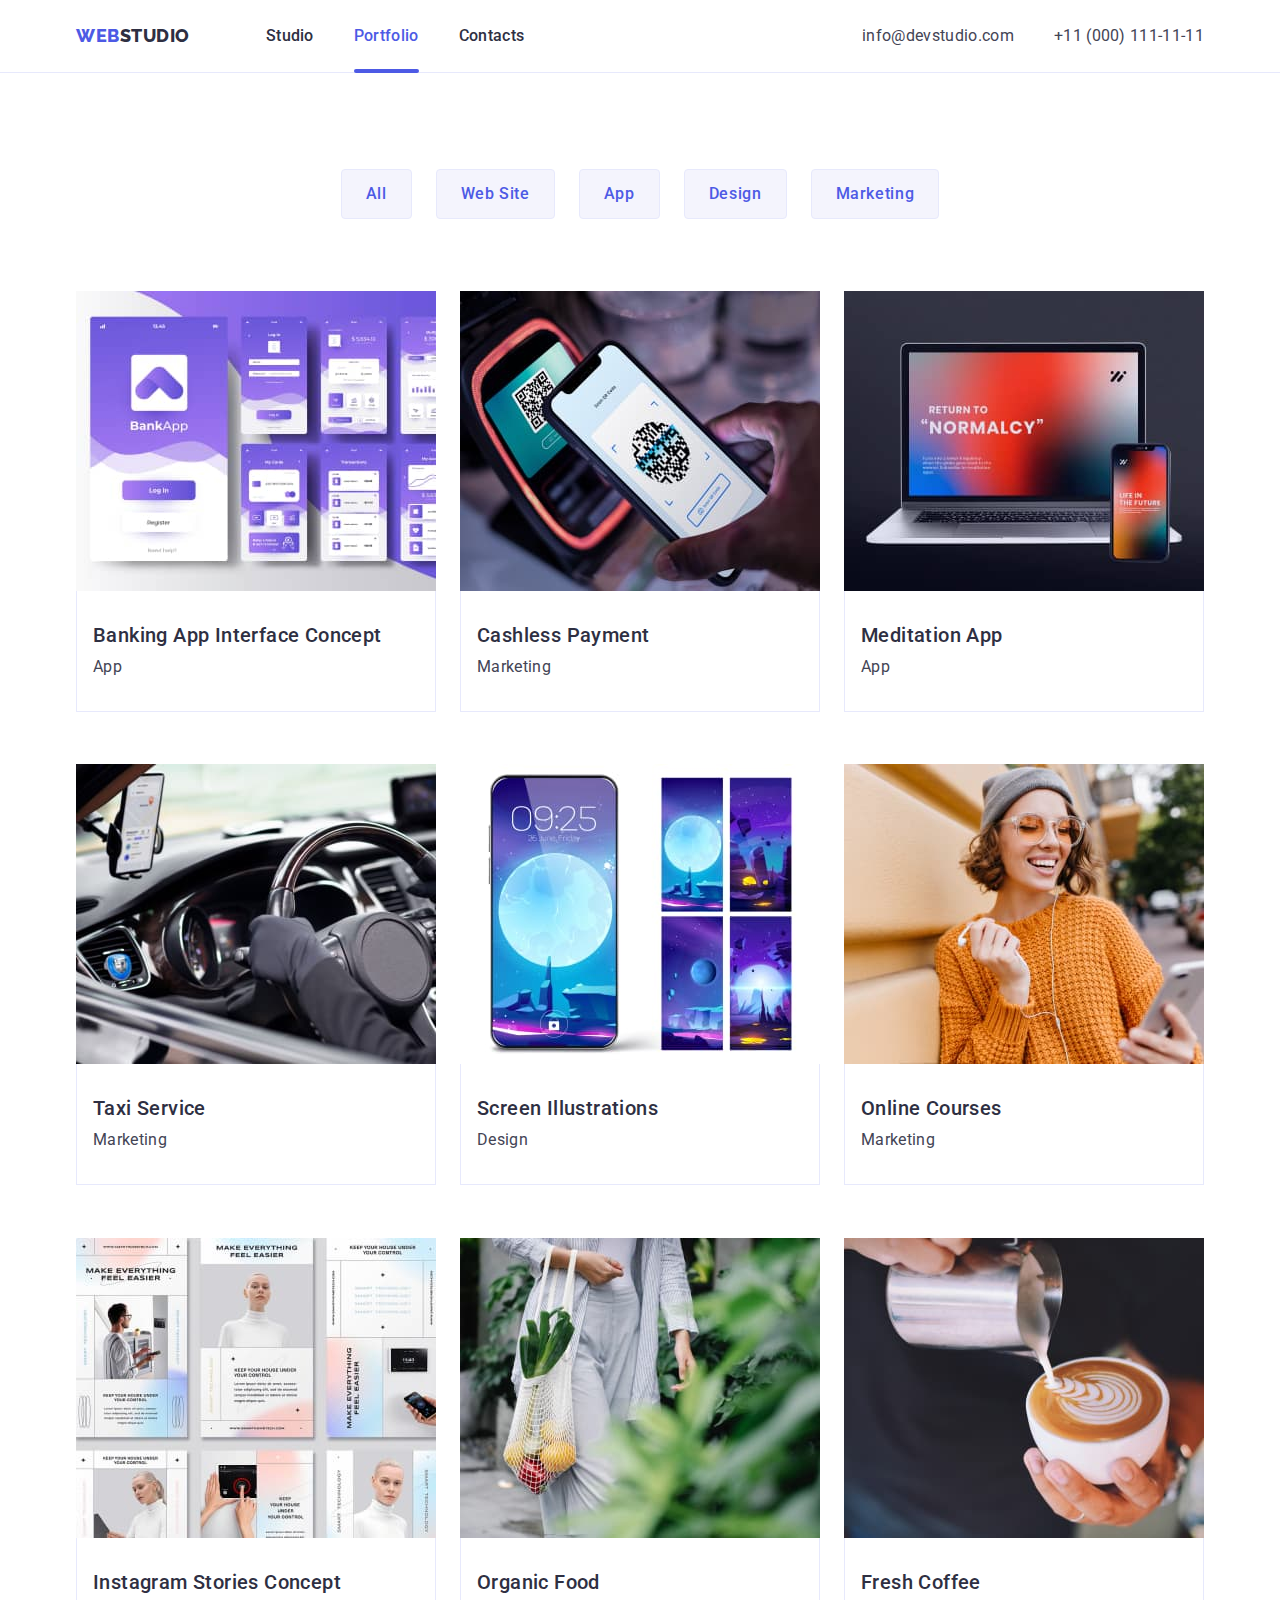
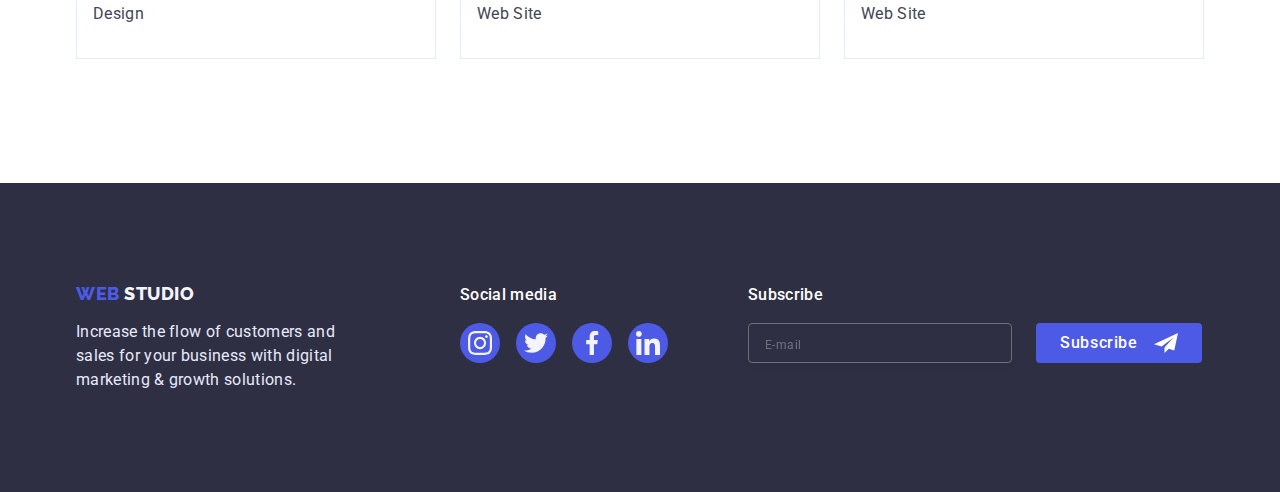
<file: portfolio.html>
<!DOCTYPE html>
<html lang="en">
  <head>
    <meta charset="UTF-8" />
    <meta name="viewport" content="width=device-width, initial-scale=1.0" />
    <title>Document</title>
    <link rel="preconnect" href="https://fonts.googleapis.com" />
    <link rel="preconnect" href="https://fonts.gstatic.com" crossorigin />
    <link
      href="https://fonts.googleapis.com/css2?family=Raleway:wght@800&family=Roboto:wght@400;500;700;900&display=swap"
      rel="stylesheet"
      crossorigin="anonymous"
      referrerpolicy="no-referrer"
    />
    <link
      rel="stylesheet"
      href="https://cdnjs.cloudflare.com/ajax/libs/modern-normalize/1.1.0/modern-normalize.min.css"
    />
    <link rel="stylesheet" href="./css/styles.css" />
  </head>
  <body>
    <header class="header">
      <div class="header-nav container">
        <!-- Navigation -->
        <nav class="header-nav list">
          <a href="./index.html" class="logo link">Web<span class="logo-part">Studio</span></a>
          <ul class="site-nav header-link list">
            <li class="item">
              <a class="link" href="./index.html">Studio</a>
            </li>
            <li class="item">
              <a class="link active" href="./portfolio.html">Portfolio</a>
            </li>
            <li class="item">
              <a class="link" href="">Contacts</a>
            </li>
          </ul>
        </nav>

        <!-- Contacts -->
        <address class="header-nav address">
          <ul class="address-nav list">
            <li class="item">
              <a class="link" href="mailto:info@devstudio.com">info@devstudio.com</a>
            </li>
            <li class="item">
              <a class="link" href="tel:+110001111111">+11 (000) 111-11-11</a>
            </li>
          </ul>
        </address>
        <div class="header-line"></div>
      </div>
    </header>
    <main>
      <!-- Filters -->
      <section class="section-portfolio">
        <div class="container-portfolio">
          <h1 class="visually-hidden">Gallery</h1>
          <ul class="nav-portfolio list">
            <li class="item"><button type="button" class="btn-filter">All</button></li>
            <li class="item"><button type="button" class="btn-filter">Web Site</button></li>
            <li class="item"><button type="button" class="btn-filter">App</button></li>
            <li class="item"><button type="button" class="btn-filter">Design</button></li>
            <li class="item"><button type="button" class="btn-filter">Marketing</button></li>
          </ul>

          <!-- Сard set -->
          <ul class="card-set list">
            <li class="card">
              <a class="link card-link" href="">
                <div class="box-exampleworks">
                  <p class="overlay-background">
                    14 Stylish and User-Friendly App Design Concepts · Task Manager App · Calorie
                    Tracker App · Exotic Fruit Ecommerce App · Cloud Storage App
                  </p>

                  <img src="./images/app.jpg" alt="banking app interface concepte" width="360" />
                </div>
                <div class="card-content">
                  <h2 class="card-title">Banking App Interface Concept</h2>
                  <p class="card-text">App</p>
                </div>
              </a>
            </li>

            <li class="card">
              <a class="link card-link" href="">
                <div class="box-exampleworks">
                  <div class="overlay-background">
                    <p>
                      14 Stylish and User-Friendly App Design Concepts · Task Manager App · Calorie
                      Tracker App · Exotic Fruit Ecommerce App · Cloud Storage App
                    </p>
                  </div>
                  <img src="./images/marketing.jpg" alt="cashless payment" width="360" />
                </div>
                <div class="card-content">
                  <h2 class="card-title">Cashless Payment</h2>
                  <p class="card-text">Marketing</p>
                </div>
              </a>
            </li>

            <li class="card">
              <a class="link card-link" href="">
                <div class="box-exampleworks">
                  <div class="overlay-background">
                    <p>
                      14 Stylish and User-Friendly App Design Concepts · Task Manager App · Calorie
                      Tracker App · Exotic Fruit Ecommerce App · Cloud Storage App
                    </p>
                  </div>
                  <img src="./images/app-second.jpg" alt="meditaion app" width="360" />
                </div>
                <div class="card-content">
                  <h2 class="card-title">Meditation App</h2>
                  <p class="card-text">App</p>
                </div>
              </a>
            </li>
            <li class="card">
              <a class="link card-link" href="">
                <div class="box-exampleworks">
                  <div class="overlay-background">
                    <p>
                      14 Stylish and User-Friendly App Design Concepts · Task Manager App · Calorie
                      Tracker App · Exotic Fruit Ecommerce App · Cloud Storage App
                    </p>
                  </div>
                  <img src="./images/marketing-taxi.jpg" alt="taxi service" width="360" />
                </div>
                <div class="card-content">
                  <h2 class="card-title">Taxi Service</h2>
                  <p class="card-text">Marketing</p>
                </div>
              </a>
            </li>
            <li class="card">
              <a class="link card-link" href="">
                <div class="box-exampleworks">
                  <div class="overlay-background">
                    <p>
                      14 Stylish and User-Friendly App Design Concepts · Task Manager App · Calorie
                      Tracker App · Exotic Fruit Ecommerce App · Cloud Storage App
                    </p>
                  </div>
                  <img src="./images/img-design.jpg" alt="screen illustrations" width="360" />
                </div>
                <div class="card-content">
                  <h2 class="card-title">Screen Illustrations</h2>
                  <p class="card-text">Design</p>
                </div>
              </a>
            </li>
            <li class="card">
              <a class="link card-link" href="">
                <div class="box-exampleworks">
                  <div class="overlay-background">
                    <p>
                      14 Stylish and User-Friendly App Design Concepts · Task Manager App · Calorie
                      Tracker App · Exotic Fruit Ecommerce App · Cloud Storage App
                    </p>
                  </div>
                  <img src="./images/marketing-courses.jpg" alt="a girl with a phone" width="360" />
                </div>
                <div class="card-content">
                  <h2 class="card-title">Online Courses</h2>
                  <p class="card-text">Marketing</p>
                </div>
              </a>
            </li>
            <li class="card">
              <a class="link card-link" href="">
                <div class="box-exampleworks">
                  <div class="overlay-background">
                    <p>
                      14 Stylish and User-Friendly App Design Concepts · Task Manager App · Calorie
                      Tracker App · Exotic Fruit Ecommerce App · Cloud Storage App
                    </p>
                  </div>
                  <img
                    src="./images/design-instagram.jpg"
                    alt="instagram stories concept"
                    width="360"
                  />
                </div>
                <div class="card-content">
                  <h2 class="card-title">Instagram Stories Concept</h2>
                  <p class="card-text">Design</p>
                </div>
              </a>
            </li>
            <li class="card">
              <a class="link card-link" href="">
                <div class="box-exampleworks">
                  <div class="overlay-background">
                    <p>
                      14 Stylish and User-Friendly App Design Concepts · Task Manager App · Calorie
                      Tracker App · Exotic Fruit Ecommerce App · Cloud Storage App
                    </p>
                  </div>
                  <img
                    src="./images/website-food.jpg"
                    alt="vegetables and fruits in a bag"
                    width="360"
                  />
                </div>
                <div class="card-content">
                  <h2 class="card-title">Organic Food</h2>
                  <p class="card-text">Web Site</p>
                </div>
              </a>
            </li>
            <li class="card">
              <a class="link card-link" href="">
                <div class="box-exampleworks">
                  <div class="overlay-background">
                    <p>
                      14 Stylish and User-Friendly App Design Concepts · Task Manager App · Calorie
                      Tracker App · Exotic Fruit Ecommerce App · Cloud Storage App
                    </p>
                  </div>
                  <img
                    src="./images/website-coffee.jpg"
                    alt="barista pours coffee into a cup"
                    width="360"
                  />
                </div>
                <div class="card-content">
                  <h2 class="card-title">Fresh Coffee</h2>
                  <p class="card-text">Web Site</p>
                </div>
              </a>
            </li>
          </ul>
        </div>
      </section>
    </main>

    <!-- Footer -->
    <footer class="footer">
      <div class="container footer-wrapp">
        <div class="footer-box">
          <a href="./index.html" class="logo-footer link"
            >Web <span class="logo-footer-part">Studio</span></a
          >
          <p class="footer-text">
            Increase the flow of customers and sales for your business with digital marketing &
            growth solutions.
          </p>
        </div>
        <div class="footer-social-box">
          <h3 class="social-title">Social media</h3>
          <ul class="footer-media list">
            <li class="footer-media-item">
              <a class="footer-media-link" href="">
                <svg class="footer-media-icon" width="24" height="24">
                  <use href="./images/svg/symbol-defs.svg#icon-instagram"></use>
                </svg>
              </a>
            </li>
            <li class="footer-media-item">
              <a class="footer-media-link" href="">
                <svg class="footer-media-icon" width="24" height="24">
                  <use href="./images/svg/symbol-defs.svg#icon-twitter"></use>
                </svg>
              </a>
            </li>
            <li class="footer-media-item">
              <a class="footer-media-link" href="">
                <svg class="footer-media-icon" width="24" height="24">
                  <use href="./images/svg/symbol-defs.svg#icon-facebook"></use>
                </svg>
              </a>
            </li>
            <li class="footer-media-item">
              <a class="footer-media-link" href="">
                <svg class="footer-media-icon" width="24" height="24">
                  <use href="./images/svg/symbol-defs.svg#icon-linkedin"></use>
                </svg>
              </a>
            </li>
          </ul>
        </div>
        <form class="subscribe-form">
          <p class="subscribe-text">Subscribe</p>
          <div class="subscribe-content">
            <input
              type="email"
              class="subscribe-form-input"
              placeholder="E-mail"
              name="user_subscribe_email"
            />
            <button type="submit" class="subscribe-btn">
              Subscribe
              <svg class="footer-subscribe-btn-icon" width="24" height="24">
                <use href="./images/svg/symbol-defs.svg#icon-send"></use>
              </svg>
            </button>
          </div>
        </form>
      </div>
    </footer>
  </body>
</html>
</file>
<file: css/styles.css>
:root {
  --primary-brand: #4d5ae5;
  --pressed-state: #404bbf;
  --dark: #2e2f42;
  --succes: #31d0aa;
  --text: #434455;
  --subtle-text: #8e8f99;
  --accent: #e7e9fc;
  --light: #f4f4fd;
  --modal-overlay: rgba(46, 47, 66, 0.4);
  --hero-background: rgba(46, 47, 66, 0.7);
  --white-background: #ffffff;
  --time-transition-duration: 250ms;
  --transition-timing-function: cubic-bezier(0.4, 0, 0.2, 1);
}

p,
h2,
h3,
h4,
h5,
h6 {
  margin: 0;
}
img {
  display: block;
  max-width: 100%;
  height: auto;
}

button {
  display: block;
  cursor: pointer;
  border: none;
  border-radius: 4px;
}

address {
  font-style: normal;
}

ul,
ol {
  list-style: none;
  margin: 0;
  padding: 0;
}

.container-header {
  width: 100%;
  padding-left: 15px;
  padding-right: 15px;
  margin: 0 auto;
}
.container {
  width: 100%;
  padding-left: 15px;
  padding-right: 15px;
  margin: 0 auto;
}

.container-portfolio {
  width: 1158px;
  padding-left: 15px;
  padding-right: 15px;

  margin-left: auto;
  margin-right: auto;
}

.list {
  list-style: none;
}

.link {
  text-decoration: none;
  display: inline-block;
}

.visually-hidden {
  position: absolute;
  width: 1px;
  height: 1px;
  margin: -1px;
  border: 0;
  padding: 0;
  white-space: nowrap;
  clip-path: inset(100%);
  clip: rect(0 0 0 0);
  overflow: hidden;
}

/* Section */
.menu-open-btn-icon {
  background-size: contain;
  stroke: var(--dark);
}

.section {
  padding-top: 96px;
  padding-bottom: 96px;
}

.section-team {
  padding-top: 96px;
  padding-bottom: 96px;
  background-color: var(--light);
}

.section-about {
  padding-top: 96px;
  padding-bottom: 96px;
}

.section-title {
  margin-bottom: 72px;
  color: var(--dark);
  font-weight: 700;
  font-size: 36px;
  line-height: 1.11;
  text-align: center;
  letter-spacing: 0.02em;
  text-transform: capitalize;
}

.section-portfolio {
  padding-top: 96px;
  padding-bottom: 120px;
}

/* Header */
.header {
  background-color: var(--white-background);
  border-bottom: solid 1px var(--accent);
}

/* Body */
body {
  color: var(--text);
  background-color: var(--white-background);
  font-family: "Roboto", sans-serif;
  font-size: 16px;
}

/* Logo */
.logo {
  color: var(--primary-brand);
  font-family: "Raleway", sans-serif;
  letter-spacing: 0.03em;
  font-weight: 800;
  font-size: 18px;
  line-height: 1.17;
  letter-spacing: 0.03em;
  text-transform: uppercase;
  text-decoration: none;
  padding-top: 24px;
  padding-bottom: 24px;
}
.logo-part {
  color: var(--dark);
  font-family: "Raleway", sans-serif;
  letter-spacing: 0.03em;
  font-weight: 800;
  font-size: 18px;
  line-height: 1.17;
  letter-spacing: 0.03em;
  text-transform: uppercase;
  text-decoration: none;
}

/* Mobile menu active */
.site-nav {
  display: none;
}
.header-nav-address {
  display: none;
}

.header-nav {
  display: flex;
  align-items: center;
  /* justify-content: space-between; */
}

.menu-toggle {
  display: flex;
  align-items: center;
  justify-content: center;
  background-color: transparent;
  border: none;
  padding: 0;
  margin-left: auto;
  background-color: transparent;
  cursor: pointer;
  border: none;
  border-radius: 50%;
  outline: none;
}
.menu-container {
  position: fixed;
  top: 0;
  left: 0;
  width: 100vw;
  height: 100vh;
  background-color: var(--white-background);
  z-index: 999;

  transform: translateX(100%);
  transition: transform 250ms ease-in-out;
}
.menu-container.is-open {
  transform: translateX(0);
}

.mobile-menu {
  padding: 0;
  margin: 0;
  list-style: none;
}

.mob-menu-container {
  height: 100%;
  display: flex;
  flex-direction: column;
  position: relative;
  padding-top: 80px;
  padding-left: 40px;
  padding-right: 35px;
  padding-bottom: 40px;
}
.mob-menu-tab {
  font-weight: 700;
  font-size: 36px;
  line-height: 1.11;

  letter-spacing: 0.02em;
  text-transform: capitalize;
  color: var(--dark);
}
.mob-menu-list :not(:last-child) {
  margin-bottom: 40px;
}

.mob-menu-address {
  margin-top: auto;
}
.mob-menu-item-phone {
  font-weight: 700;
  font-size: 36px;
  line-height: 1.11;

  letter-spacing: 0.02em;
  text-transform: capitalize;
  color: var(--primary-brand);
  margin-bottom: 40px;
}
.mob-menu-link {
  color: inherit;
  text-decoration: none;
}
.mob-menu-active {
  color: var(--pressed-state);
}
.mob-menu-item-mail {
  font-weight: 500;
  font-size: 20px;
  line-height: 1.2;
  letter-spacing: 0.02em;
  color: var(--text);
}
.mob-menu-media {
  display: flex;
  gap: 35px;
  margin-top: 48px;
}

/* Hero */
.hero {
  padding: 112px 0;
  text-align: center;
  max-width: 428px;
  min-height: 432px;
  margin-left: auto;
  margin-right: auto;
  background-color: var(--dark);
  background-image: linear-gradient(rgba(46, 47, 66, 0.7), rgba(46, 47, 66, 0.7)),
    url(../images/slider-bg-tablet-1x.jpg);
  background-repeat: no-repeat;
  background-position: center;
  background-size: cover;
}

.hero-title {
  margin-left: auto;
  margin-right: auto;
  margin-top: 0px;
  margin-bottom: 72;
  text-align: center;
  max-width: 320px;

  color: var(--white-background);
  font-weight: 700;
  font-size: 36px;
  line-height: 1.11;
  letter-spacing: 0.02em;
}

/* Buttons */
.btn {
  display: inline-block;
  min-width: 169px;
  text-align: center;
  padding-left: 32px;
  padding-right: 32px;
  padding-top: 16px;
  padding-bottom: 16px;
  margin: auto;

  color: var(--white-background);
  background-color: var(--primary-brand);
  font-family: "Roboto", sans-serif;
  font-weight: 500;
  font-size: 16px;
  line-height: 1.5;
  align-items: center;
  letter-spacing: 0.04em;
  cursor: pointer;
  border-radius: 4px;
  border: none;

  transition-property: color, border, box-shadow, background;
  transition-duration: var(--time-transition-duration);
  transition-timing-function: var(--transition-timing-function);
}

.btn:hover,
.btn:focus {
  color: var(--white-background);
  background-color: var(--pressed-state);
  font-family: "Roboto", sans-serif;
  font-weight: 500;
  font-size: 16px;
  line-height: 1.5;
  align-items: center;
  letter-spacing: 0.04em;
  cursor: pointer;
  padding-right: 32px;
  padding-top: 16px;
  padding-bottom: 16px;
  display: inline-block;
  border: none;
  min-width: 169px;
  text-align: center;
}

/* 01 About */
.about-item {
  padding: 0px;
}

.about {
  display: block;
  padding-top: 0;
}

.about-title {
  margin-bottom: 8px;
  color: var(--dark);
  font-weight: 700;
  font-size: 36px;
  line-height: 1.11;
  letter-spacing: 0.02em;
  text-align: center;
}

.about-text {
  font-family: "Roboto", sans-serif;
  font-weight: 500;
  font-size: 16px;
  line-height: 1.5;
  letter-spacing: 0.02em;
  color: var(--text);
  max-width: 396px;
  /* text-align: center; */
  margin: 0 auto;
}

.about-icon-item:not(:last-child) {
  margin-bottom: 72px;
}

.about .item-about {
  width: 264px;
}

.icon-box {
  display: none;
}

.icon-about {
  background-size: contain;
}
/* 02 Types of job*/

.jobs {
  display: none;
}
.types {
  display: flex;
  gap: 24px;
}

/* 03 Team */

.team-title {
  margin-bottom: 8px;
  color: var(--dark);
  font-weight: 500;
  font-size: 20px;
  line-height: 1.2;
  text-align: center;
  letter-spacing: 0.02em;
}

.team-text {
  color: var(--text);
  font-size: 16px;
  line-height: 1.5;
  text-align: center;
  letter-spacing: 0.02em;
}
.team-title {
  background-color: var(--white-background);
}
.team-item {
  width: 264px;
  margin: 0 auto;
  border-radius: 4px;
  background-color: var(--white-background);
  box-shadow: 0px 1px 6px rgba(46, 47, 66, 0.08), 0px 1px 1px rgba(46, 47, 66, 0.16),
    0px 2px 1px rgba(46, 47, 66, 0.08);
}
.team-item:not(:last-child) {
  margin-bottom: 72px;
}
.team-item-content {
  padding-left: 16px;
  padding-right: 16px;
  padding-top: 32px;
  padding-bottom: 32px;
}

.media {
  display: flex;
  gap: 24px;
  margin-top: 8px;
}

.media-link {
  width: 40px;
  height: 40px;
  border-radius: 50%;
  background-color: var(--primary-brand);
  display: flex;
  align-items: center;
  justify-content: center;

  transition-property: background-color;
  transition-duration: var(--time-transition-duration);
  transition-timing-function: var(--transition-timing-function);
}

.media-link:hover,
.media-link:focus,
.media-link:active {
  background-color: var(--pressed-state);
}

.media-icon {
  fill: var(--light);
}

/* 04 Customers */
.about-item {
  padding: 0px;
}
.customers-icon-item {
  max-width: 190px;
  /* width: calc((100% - 16px) / 2); */
}

.customers {
  display: flex;
  justify-content: center;
  flex-wrap: wrap;
  gap: 72px 16px;
}

.customers-icon-box {
  display: flex;
  justify-content: center;
  align-items: center;
  height: 88px;
  width: 190px;
  border-radius: 4px;
  background-position: center;
  border: 1px solid currentColor;
  color: var(--subtle-text);

  transition-property: color;
  transition-duration: var(--time-transition-duration);
  transition-timing-function: var(--transition-timing-function);
}

.customers-icon-box:hover,
.customers-icon-box:active {
  color: var(--pressed-state);
}

.customers-icon-about {
  fill: currentColor;
}

.customers-icon-about:hover,
.customers-icon-about:active {
  background-size: contain;
  fill: var(--pressed-state);
}

/* Footer */
.footer {
  padding-top: 96px;
  padding-bottom: 96px;
  background-color: var(--dark);
}

.footer-wrapp {
  display: block;
  padding-top: 0;
  height: 100%;
}
.footer-box {
  text-align: center;
}

.footer-item:not(:last-child) {
  margin-bottom: 72px;
}

/* Logo */
.logo-footer {
  text-align: center;
  color: var(--primary-brand);
  font-family: "Raleway", sans-serif;
  letter-spacing: 0.03em;
  letter-spacing: 0.03em;
  font-weight: 800;
  font-size: 18px;
  line-height: 1.17;
  letter-spacing: 0.03em;
  text-transform: uppercase;
  text-decoration: none;
  margin-bottom: 16px;
}
.logo-footer-part {
  color: var(--light);
  font-family: "Raleway", sans-serif;
  letter-spacing: 0.03em;
  font-weight: 800;
  font-size: 18px;
  line-height: 1.17;
  letter-spacing: 0.03em;
  text-transform: uppercase;
  text-decoration: none;
}

/* Text under logo */
.footer-text {
  color: var(--accent);
  margin-top: 16px;
  margin: 0 auto;
  width: 268px;
  text-align: left;
  letter-spacing: 0.02em;
  line-height: 1.5;
}

/* Social media */
.footer-social-box {
  text-align: center;
}

/* Title */
.social-title {
  font-weight: 500;
  font-size: 16px;
  line-height: 1.5;
  letter-spacing: 0.02em;
  color: var(--white-background);
  margin-bottom: 16px;
}
/* List ul */
.footer-media {
  display: flex;
  gap: 16px;
  margin-top: 16px;
  justify-content: center;
  align-items: center;
}
/* Icons media */
.footer-media-link {
  width: 40px;
  height: 40px;
  border-radius: 50%;
  background-color: var(--primary-brand);
  display: flex;
  align-items: center;
  justify-content: center;

  transition-property: color, border, box-shadow, background;
  transition-duration: var(--time-transition-duration);
  transition-timing-function: var(--transition-timing-function);
}

.footer-media-link:hover,
.footer-media-link:focus,
.footer-media-link:active {
  width: 40px;
  height: 40px;
  border-radius: 50%;
  background-color: var(--succes);
  display: flex;
  align-items: center;
  justify-content: center;
}

.footer-media-icon {
  fill: var(--light);
}

/* subscribe form */

.subscribe-text {
  font-weight: 500;
  font-size: 16px;
  line-height: 1.5;
  letter-spacing: 0.02em;
  color: var(--white-background);
  margin-bottom: 16px;
}

.subscribe-form {
  margin: 0 auto;
}

.subscribe-form-input {
  width: 100%;
  height: 40px;
  padding: 16px;
  margin-bottom: 16px;

  font-weight: 400;
  font-size: 16px;
  line-height: 1.5;
  letter-spacing: 0.04em;
  color: var(--white-background);
  opacity: 0.3;
  border: 1px solid var(--white-background);
  border-radius: 4px;
  background-color: var(--dark);
  filter: drop-shadow(0px 4px 4px rgba(0, 0, 0, 0.15));

  transition: border var(--time-transition-duration);
  transition-timing-function: var(--transition-timing-function);
}
.subscribe-form-input:focus {
  border-color: var(--primary-brand);
  outline: none;
}

.subscribe-form-input::placeholder {
  font-weight: 400;
  font-size: 12px;
  line-height: 2;
  letter-spacing: 0.04em;
  color: var(--white-background);
}

.subscribe-form-input-wrapper {
  position: relative;
  display: block;
}

.subscribe-btn {
  display: inline-flex;
  min-width: 165px;
  text-align: center;
  padding-left: 24px;
  padding-right: 24px;
  padding-top: 8px;
  padding-bottom: 8px;
  margin: auto;

  color: var(--white-background);
  background-color: var(--primary-brand);
  font-family: "Roboto", sans-serif;
  font-weight: 500;
  font-size: 16px;
  line-height: 1.5;
  align-items: center;
  letter-spacing: 0.04em;
  cursor: pointer;
  border-radius: 4px;
  border: none;

  transition-property: color, border, box-shadow, background;
  transition-duration: var(--time-transition-duration);
  transition-timing-function: var(--transition-timing-function);
}

.subscribe-btn:hover,
.subscribe-btn:focus {
  color: var(--white-background);
  background-color: var(--pressed-state);
}

.footer-subscribe-btn-icon {
  margin-left: 16px;
  fill: var(--white-background);
}

.subscribe-content {
  display: block;
}

/* Portfolio novigation */

.btn-filter {
  cursor: pointer;
  display: flex;
  flex-direction: row;
  justify-content: center;
  align-items: center;
  padding: 12px 24px;

  color: var(--primary-brand);
  background-color: var(--light);
  border: 1px solid var(--accent);
  border-radius: 4px;
  font-family: "Roboto", sans-serif;
  font-weight: 500;
  font-size: 16px;
  line-height: 1.5;
  align-items: center;
  text-align: center;
  letter-spacing: 0.04em;

  transition-property: color, border, box-shadow, background;
  transition-duration: var(--time-transition-duration);
  transition-timing-function: var(--transition-timing-function);
}

.btn-filter:hover,
.btn-filter:focus {
  color: var(--white-background);
  background-color: var(--pressed-state);

  box-shadow: 0px 3px 1px rgba(0, 0, 0, 0.1), 0px 2px 1px rgba(0, 0, 0, 0.08),
    0px 2px 2px rgba(0, 0, 0, 0.12);
}
.nav-portfolio {
  display: flex;
  justify-content: center;
  margin-bottom: 72px;
}

.nav-portfolio .item + .item {
  margin-left: 24px;
}

/* Portfolio card-set */
.card {
  flex-basis: calc((100% - 48px) / 3);
}

.card-link {
  transition-property: color, border, box-shadow;
  overflow: hidden;
  transition-duration: var(--time-transition-duration);
  transition-timing-function: var(--transition-timing-function);
}
.card-link:hover,
.card-link:focus {
  box-shadow: 0px 1px 6px rgba(46, 47, 66, 0.08), 0px 1px 1px rgba(46, 47, 66, 0.16),
    0px 2px 1px rgba(46, 47, 66, 0.08);
}

.card-set {
  display: flex;
  flex-wrap: wrap;
  gap: 48px 24px;
}

.card-title {
  margin-bottom: 8px;
  color: var(--dark);
  font-weight: 500;
  font-size: 20px;
  line-height: 1.2;
  text-align: start;
  letter-spacing: 0.02em;
}

.card-text {
  color: var(--text);
  font-size: 16px;
  line-height: 1.5;
  text-align: start;
  letter-spacing: 0.02em;
}

.card-content {
  padding-top: 32px;
  padding-bottom: 32px;
  padding-left: 16px;
  padding-right: 16px;

  border-left: 1px solid var(--accent);
  border-right: 1px solid var(--accent);
  border-bottom: 1px solid var(--accent);
}

.box-exampleworks {
  position: relative;
  width: 360px;
  height: 300px;
  margin: 0 auto;
  background-color: #bdbdbd;
  overflow: hidden;
}

.overlay-background {
  position: absolute;
  top: 100%;
  left: 0;
  width: 100%;
  height: 100%;
  background-color: var(--primary-brand);
  color: var(--light);
  padding: 32px 40px;
  margin: 0;

  font-weight: 400;
  font-size: 16px;
  line-height: 1.5;
  letter-spacing: 0.02em;

  transition: transform var(--time-transition-duration) var(--transition-timing-function);
}

.card-link:hover .overlay-background,
.card-link:focus .overlay-background {
  transform: translateY(-100%);
}

/* Modal window */

.backdrop {
  position: fixed;
  top: 0;
  left: 0;
  width: 100%;
  height: 100%;
  background-color: rgba(46, 47, 66, 0.4);
  opacity: 1;
  transition-duration: var(--time-transition-duration);
  transition-timing-function: var(--transition-timing-function);
}

.backdrop.is-hidden {
  visibility: hidden;
  opacity: 0;
  pointer-events: none;
}
.modal {
  position: absolute;
  left: 50%;
  top: 50%;
  transform: translate(-50%, -50%) scale(1);
  width: 95%;
  max-width: 392px;
  height: 95%;
  max-height: 586px;
  padding: 72px 24px 24px;
  transition: var(--time-transition-duration), var(--transition-timing-function);
  background: #fcfcfc;
  box-shadow: 0px 1px 1px rgba(0, 0, 0, 0.14), 0px 1px 3px rgba(0, 0, 0, 0.12),
    0px 2px 1px rgba(0, 0, 0, 0.2);
  border-radius: 4px;
}
/* Button close in the Modal */
.close-btn-modal {
  display: flex;
  justify-content: center;
  align-items: center;
  position: absolute;
  top: 24px;
  right: 24px;
  width: 24px;
  height: 24px;
  background: var(--accent);
  border: 1px solid rgba(0, 0, 0, 0.1);
  border-radius: 50%;
  transition: var(--time-transition-duration);
  transition-timing-function: var(--transition-timing-function);
}

.icon-btn-modal {
  width: 8px;
  height: 8px;
  fill: var(--dark);
  transition: fill var(--time-transition-duration);
  transition-timing-function: var(--transition-timing-function);
}

.close-btn-modal:hover,
.close-btn-modal:focus,
.close-btn-modal:active {
  display: flex;
  justify-content: center;
  align-items: center;
  position: absolute;
  top: 24px;
  right: 24px;
  width: 24px;
  height: 24px;
  background: var(--pressed-state);
  border-radius: 50%;
  transition: var(--time-transition-duration);
  transition-timing-function: var(--transition-timing-function);
}

.close-btn-modal:hover .icon-btn-modal,
.close-btn-modal:active .icon-btn-modal {
  fill: var(--light);
}

/* Content modal window */

.text-modal {
  font-weight: 500;
  font-size: 16px;
  line-height: 1.5;
  margin-bottom: 16px;

  text-align: center;
  letter-spacing: 0.02em;
  color: var(--dark);
}

.modal-form {
  display: flex;
  flex-direction: column;
}

.modal-form-input {
  width: 100%;
  height: 40px;
  border: 1px solid rgba(46, 47, 66, 0.4);
  border-radius: 4px;
  padding-left: 38px;
  color: var(--text);

  transition: border var(--time-transition-duration);
  transition-timing-function: var(--transition-timing-function);
}
.modal-form-input:focus {
  border-color: var(--primary-brand);
  outline: none;
}

.modal-form-input:focus + .modal-form-input-icon {
  fill: var(--primary-brand);
}

.modal-form-input::placeholder {
  font-weight: 400;
  font-size: 12px;
  line-height: 1.17;
  letter-spacing: 0.04em;
  color: var(--subtle-text);
}
.modal-form-textarea {
  resize: none;
  width: 100%;
  height: 120px;

  border: 1px solid rgba(46, 47, 66, 0.4);
  border-radius: 4px;
  padding: 8px 16px;
  color: var(--text);
}

.modal-form-textarea:focus {
  border-color: var(--primary-brand);
  outline: none;
  transition: border-color var(--time-transition-duration);
  transition-timing-function: border-color var(--transition-timing-function);
}

.modal-form-textarea::placeholder {
  font-weight: 400;
  font-size: 12px;
  line-height: 1.17;
  letter-spacing: 0.04em;
  color: var(--subtle-text);
}

.modal-form-field {
  margin-bottom: 8px;
}
.modal-form-text-area {
  margin-bottom: 16px;
}

.modal-form-input-desc {
  display: block;
  font-weight: 400;
  font-size: 12px;
  line-height: 1.17;
  letter-spacing: 0.04em;
  color: var(--subtle-text);
  margin-bottom: 4px;
}

/* Icon in the inputs */

.modal-form-input-icon {
  position: absolute;
  top: 50%;
  left: 16px;
  transform: translate(0, -50%);
  width: 18px;
  height: 24px;
  display: block;
  fill: var(--dark);
  transition: fill var(--time-transition-duration);
  transition-timing-function: var(--transition-timing-function);
}

/* Inputs  */

.modal-form-input-wrapper {
  position: relative;
  display: block;
}

/* Check-box */
.modal-form-check-desc::before {
  content: "";
  display: block;
  cursor: pointer;

  margin-right: 8px;

  width: 16px;
  height: 16px;

  border: 1px solid rgba(46, 47, 66, 0.4);
  border-radius: 2px;
}

.modal-form-check:checked + .modal-form-check-desc::before {
  background-image: url(../images/svg/click.svg);
  fill: var(--light);
  background-color: var(--pressed-state);
  background-size: 10px 8px;
  background-repeat: no-repeat;
  background-position: center;

  transition: var(--time-transition-duration);
  transition-timing-function: var(--transition-timing-function);
}

.modal-form-check:focus + .modal-form-check-desc::before {
  border-color: var(--primary-brand);
  transition: var(--time-transition-duration);
  transition-timing-function: var(--transition-timing-function);
}

.modal-form-check-desc {
  display: flex;
  align-items: center;

  font-weight: 400;
  font-size: 12px;
  line-height: 1.17;
  letter-spacing: 0.04em;
  margin-bottom: 24px;

  color: var(--subtle-text);
}
.user-policy-link {
  color: var(--primary-brand);
}
/* Media for modal window */
@media screen and (min-width: 767px) {
  .modal {
    overflow: scroll;
    position: absolute;
    left: 50%;
    top: 50%;
    transform: translate(-50%, -50%) scale(1);
    width: 408px;
    height: 584px;
    padding: 72px 24px 24px;
    transition: var(--time-transition-duration), var(--transition-timing-function);
    background: #fcfcfc;
    box-shadow: 0px 1px 1px rgba(0, 0, 0, 0.14), 0px 1px 3px rgba(0, 0, 0, 0.12),
      0px 2px 1px rgba(0, 0, 0, 0.2);
    border-radius: 4px;
  }
}

/* Media for Navigation */

@media screen and (min-width: 428px) {
  .mob-menu-media {
    display: flex;
    gap: 56px;
    margin-top: 48px;
  }
}
@media screen and (min-width: 767px) {
  .menu-toggle {
    display: none;
  }
}

@media screen and (min-width: 1157px) {
  .header-nav-address {
    display: flex;
  }
  .header-nav {
    display: flex;
    align-items: center;
  }

  .site-nav {
    display: flex;
    margin-left: 76px;
  }

  .site-nav .item + .item {
    margin-left: 40px;
  }

  .site-nav .link {
    display: block;
    padding-top: 24px;
    padding-bottom: 24px;

    color: var(--dark);
    font-weight: 500;
    font-size: 16px;
    line-height: 1.5;
    letter-spacing: 0.02em;

    transition: color var(--time-transition-duration) var(--transition-timing-function);
  }

  .site-nav .link:hover,
  .site-nav .link:focus,
  .site-nav .link:active {
    color: var(--pressed-state);
  }

  .site-nav .link.current {
    color: var(--primary-brand);
  }
  .site-nav .link.active {
    position: relative;
    display: block;
    color: var(--primary-brand);
  }

  .active::after {
    content: "";
    position: absolute;
    bottom: -1px;
    left: 0;
    display: block;
    width: 100%;
    height: 4px;
    border-radius: 2px;
    background-color: var(--primary-brand);
  }

  .address {
    font-style: normal;
    margin-left: auto;
  }
  .address-nav {
    display: flex;
    margin-left: auto;
  }

  .address-nav .item + .item {
    margin-left: 40px;
  }

  .address-nav .link {
    display: block;
    padding-top: 24px;
    padding-bottom: 24px;

    color: var(--text);
    font-style: normal;
    font-size: 16px;
    line-height: 1.5;
    letter-spacing: 0.02em;
    font-style: normal;
    transition: color var(--time-transition-duration) var(--transition-timing-function);
  }
  .address-nav .link:hover,
  .address-nav .link:focus,
  .address-nav .link:active {
    color: var(--pressed-state);
    font-style: normal;
    font-size: 16px;
    line-height: 1.5;
    letter-spacing: 0.02em;
    font-style: normal;
  }
}
/* Media tablet for header */
@media screen and (min-width: 767px) and (max-width: 1157px) {
  .address {
    font-style: normal;
    margin-left: auto;
  }
  .address-nav {
    display: block;
    margin-left: auto;
  }
  .header-nav-address {
    display: block;
    margin-top: 24px;
    margin-bottom: 12px;
  }
  .address-nav .link {
    display: block;

    color: var(--text);
    font-style: normal;
    font-size: 12px;
    line-height: 1.17;
    letter-spacing: 0.02em;
    font-style: normal;
    transition: color var(--time-transition-duration) var(--transition-timing-function);
  }
  .address-nav .link:hover,
  .address-nav .link:focus,
  .address-nav .link:active {
    color: var(--pressed-state);
    font-style: normal;
    font-size: 12px;
    line-height: 1.17;
    letter-spacing: 0.02em;
    font-style: normal;
  }
  .addresse-item-email {
    margin-bottom: 6px;
  }
  .header-nav {
    display: flex;
    align-items: center;
  }

  .site-nav {
    display: flex;
    margin-left: 76px;
  }

  .site-nav .item + .item {
    margin-left: 40px;
  }

  .site-nav .link {
    display: block;
    padding-top: 24px;
    padding-bottom: 24px;

    color: var(--dark);
    font-weight: 500;
    font-size: 16px;
    line-height: 1.5;
    letter-spacing: 0.02em;

    transition: color var(--time-transition-duration) var(--transition-timing-function);
  }
  .site-nav .link:hover,
  .site-nav .link:focus,
  .site-nav .link:active {
    color: var(--pressed-state);
  }
  .site-nav .link.current {
    color: var(--primary-brand);
  }
  .site-nav .link.active {
    position: relative;
    display: block;
    color: var(--primary-brand);
  }
  .active::after {
    content: "";
    position: absolute;
    bottom: -1px;
    left: 0;
    display: block;
    width: 100%;
    height: 4px;
    border-radius: 2px;
    background-color: var(--primary-brand);
  }
}

/* Media for Hero */
@media screen and (min-width: 767px) and (max-width: 1157px) {
  .hero {
    padding: 112px 0;
    text-align: center;
    max-width: 768px;
    min-height: 496px;
    margin-left: auto;
    margin-right: auto;
    background-color: var(--dark);
    background-image: linear-gradient(rgba(46, 47, 66, 0.7), rgba(46, 47, 66, 0.7)),
      url(../images/slider-bg-tablet-1x.jpg);
    background-repeat: no-repeat;
    background-position: center;
    background-size: cover;
  }
  .hero-title {
    margin-left: auto;
    margin-right: auto;
    margin-top: 0px;
    margin-bottom: 40;
    text-align: center;
    max-width: 496px;

    color: var(--white-background);
    font-weight: 700;
    font-size: 56px;
    line-height: 1.07;
    letter-spacing: 0.02em;
  }
}
@media screen and (min-width: 1157px) {
  .hero-title {
    margin-left: auto;
    margin-right: auto;
    margin-top: 0px;
    margin-bottom: 48;
    text-align: center;
    width: 496px;
    max-width: 496px;

    color: var(--white-background);
    font-weight: 700;
    font-size: 56px;
    line-height: 1.07;
    letter-spacing: 0.02em;
  }
  .hero {
    padding: 188px 0;
    text-align: center;
    max-width: 1440px;
    min-height: 600px;
    margin-left: auto;
    margin-right: auto;
    background-color: var(--dark);
    background-image: linear-gradient(rgba(46, 47, 66, 0.7), rgba(46, 47, 66, 0.7)),
      url(../images/slider-bg-tablet-1x.jpg);
    background-repeat: no-repeat;
    background-position: center;
    background-size: cover;
  }
}

@media screen and (min-device-pixel-ratio: 2) and (min-width: 1157px),
  screen and (min-resolution: 192dpi) and (min-width: 1157px),
  screen and (min-resolution: 2dppx) and (min-width: 1157px) {
  .hero {
    background-image: linear-gradient(rgba(46, 47, 66, 0.7), rgba(46, 47, 66, 0.7)),
      url(../images/slider-bg-desktop-2x.jpg);
  }
}
@media screen and (min-width: 1157px) {
  .hero {
    background-image: linear-gradient(rgba(46, 47, 66, 0.7), rgba(46, 47, 66, 0.7)),
      url(../images/people-office-hero.jpg);
  }
}

@media screen and (min-device-pixel-ratio: 2) and (min-width: 767px),
  screen and (min-resolution: 192dpi) and (min-width: 767px),
  screen and (min-resolution: 2dppx) and (min-width: 767px) {
  .hero {
    background-image: linear-gradient(rgba(46, 47, 66, 0.7), rgba(46, 47, 66, 0.7)),
      url(../images/slider-bg-tablet-2x.jpg);
  }
}

@media screen and (min-device-pixel-ratio: 2) and (min-width: 320px),
  screen and (min-resolution: 192dpi) and (min-width: 320px),
  screen and (min-resolution: 2dppx) and (min-width: 320px) {
  .hero {
    background-image: linear-gradient(rgba(46, 47, 66, 0.7), rgba(46, 47, 66, 0.7)),
      url(../images/slider-bg-mob-2x.jpg);
  }
}
/* Media for About */
@media screen and (min-width: 1157px) {
  .container {
    max-width: 1158px;
  }

  .about-title {
    margin-bottom: 8px;
    color: var(--dark);
    font-weight: 500;
    font-size: 20px;
    line-height: 1.2;
    letter-spacing: 0.02em;
    text-align: center;
  }
}
@media screen and (min-width: 1157px) {
  .about-text {
    font-weight: 400;
  }
}
@media screen and (min-width: 1157px) {
  .about {
    display: flex;
    gap: 24px;
  }
  .about-item {
    padding: 0px;
  }
  .about .item-about {
    width: 264px;
  }
  .icon-about {
    background-size: contain;
  }
  .about-title {
    text-align: left;
  }

  .about-text {
    text-align: left;
  }
}

@media screen and (min-width: 767px) and (max-width: 1157px) {
  .about .about-icon-item {
    width: 356px;
  }
  .about-title {
    text-align: left;
  }
  .about-text {
    text-align: left;
  }
}

@media screen and (min-width: 768px) {
  .about-icon-item:not(:last-child) {
    margin-bottom: 0px;
  }
  .about {
    display: flex;
    gap: 24px;
  }
}

@media screen and (min-width: 1157px) {
  .icon-box {
    background-color: var(--light);
    display: flex;
    justify-content: center;
    align-items: center;
    height: 112px;
    border-radius: 4px;
    margin-bottom: 8px;
    background-position: center;
  }
}

@media screen and (min-width: 1157px) {
  .section-about {
    padding-top: 120px;
    padding-bottom: 120px;
  }
}

@media screen and (max-width: 767px) {
  .about-icon-item {
    margin: 0 auto;
  }
}

@media screen and (min-width: 767px) and (max-width: 1157px) {
  .about {
    display: flex;
    justify-content: center;
    flex-wrap: wrap;
    gap: 72px 24px;
  }
}

@media screen and (min-width: 767px) and (max-width: 1157px) {
  .about-icon-item {
    width: calc((100% - 24px) / 2);
  }
}

about-text

/* Media for Types of job */

@media screen and (min-width: 1157px) {
  .jobs {
    display: block;
    padding-top: none;
  }
}

/* Media for Our Team */

@media screen and (min-width: 1157px) {
  .section-team {
    padding-top: 120px;
    padding-bottom: 120px;
    background-color: var(--light);
    width: 100%;
  }
}
@media screen and (min-width: 428px) {
  .container {
    width: 428px;
  }
}
@media screen and (min-width: 768px) {
  .container {
    width: 768px;
  }
}

@media screen and (min-width: 1158px) {
  .container {
    width: 1158px;
    /* padding: 0 16px; */
  }
}

@media screen and (min-width: 767px) {
  .team-item {
    margin: 0;
  }
  .team-item:not(:last-child) {
    margin-bottom: 0px;
  }
}

@media screen and (min-width: 767px) {
  .team {
    display: flex;
    justify-content: center;
    flex-wrap: wrap;
    gap: 64px 24px;
  }
}
@media screen and (min-width: 767px) {
  .media-item {
    width: calc((100% - 24px) / 2);
  }
}

/* Media for Customers */

@media screen and (min-width: 1157px) {
  .section {
    padding-top: 120px;
    padding-bottom: 120px;
    width: 100%;
  }
}

@media screen and (min-width: 1157px) {
  .customers {
    display: flex;
    gap: 24px;
  }
}
@media screen and (min-width: 428px) {
  .customers-icon-item {
    max-width: 190px;
    width: calc((100% - 16px) / 2);
  }

  .customers {
    display: flex;
    justify-content: center;
    flex-wrap: wrap;
    gap: 72px 16px;
  }
}
@media screen and (min-width: 767px) {
  .customers {
    display: flex;
    justify-content: center;
    flex-wrap: wrap;
    gap: 72px 24px;
  }

  .customers-icon-box {
    height: 88px;
    width: 168px;
  }
  .customers-icon-item {
    max-width: 168px;
    width: calc((100% - 24px) / 3);
  }
}
/* Media for Footer */

@media screen and (min-width: 1157px) {
  .subscribe-form {
    margin: 0 auto;
    margin-left: 80px;
    text-align: left;
  }

  .footer {
    padding-top: 100px;
    padding-bottom: 100px;
    background-color: var(--dark);
  }

  .footer-wrapp {
    display: flex;
  }
  .footer-box {
    margin-right: 120px;
  }
  .footer-text {
    color: var(--accent);
    width: 264px;
    letter-spacing: 0.02em;
    line-height: 1.5;
  }
  .social-title {
    font-weight: 500;
    font-size: 16px;
    line-height: 1.5;
    letter-spacing: 0.02em;
    color: var(--white-background);
    margin-bottom: 16px;
  }

  .footer-media {
    display: flex;
    gap: 16px;
    margin-top: 16px;
  }
}

@media screen and (min-width: 1157px) {
  .footer-item:not(:last-child) {
    margin-bottom: 0px;
  }
}
@media screen and (min-width: 767px) {
  .footer-media {
    display: flex;
    gap: 16px;
    margin-top: 16px;
  }
}
@media screen and (min-width: 767px) {
  .footer-social-box {
    text-align: left;
  }

  .subscribe-form-input {
    width: 264px;
    height: 40px;
    padding: 16px;
    margin-bottom: 0px;
    margin-right: 24px;

    font-weight: 400;
    font-size: 16px;
    line-height: 1.5;
    letter-spacing: 0.04em;
    color: var(--white-background);
    opacity: 0.3;
    border: 1px solid var(--white-background);
    border-radius: 4px;
    background-color: var(--dark);
    filter: drop-shadow(0px 4px 4px rgba(0, 0, 0, 0.15));

    transition: border var(--time-transition-duration);
    transition-timing-function: var(--transition-timing-function);
  }
}
@media screen and (min-width: 767px) {
  .footer-box {
    text-align: left;
  }

  .footer-item:not(:last-child) {
    margin-bottom: 0px;
  }
}

@media screen and (min-width: 767px) and (max-width: 1157px) {
  .footer-wrapp {
    display: flex;
    /* justify-content: flex-start; */
    flex-wrap: wrap;
    gap: 72px 24px;
    max-width: 550px;
  }
  .subscribe-text {
    text-align: left;
  }
  .subscribe-form {
    margin: 0;
  }
}
@media screen and (min-width: 1157px) {
  .subscribe-content {
    display: flex;
  }
}
</file>
